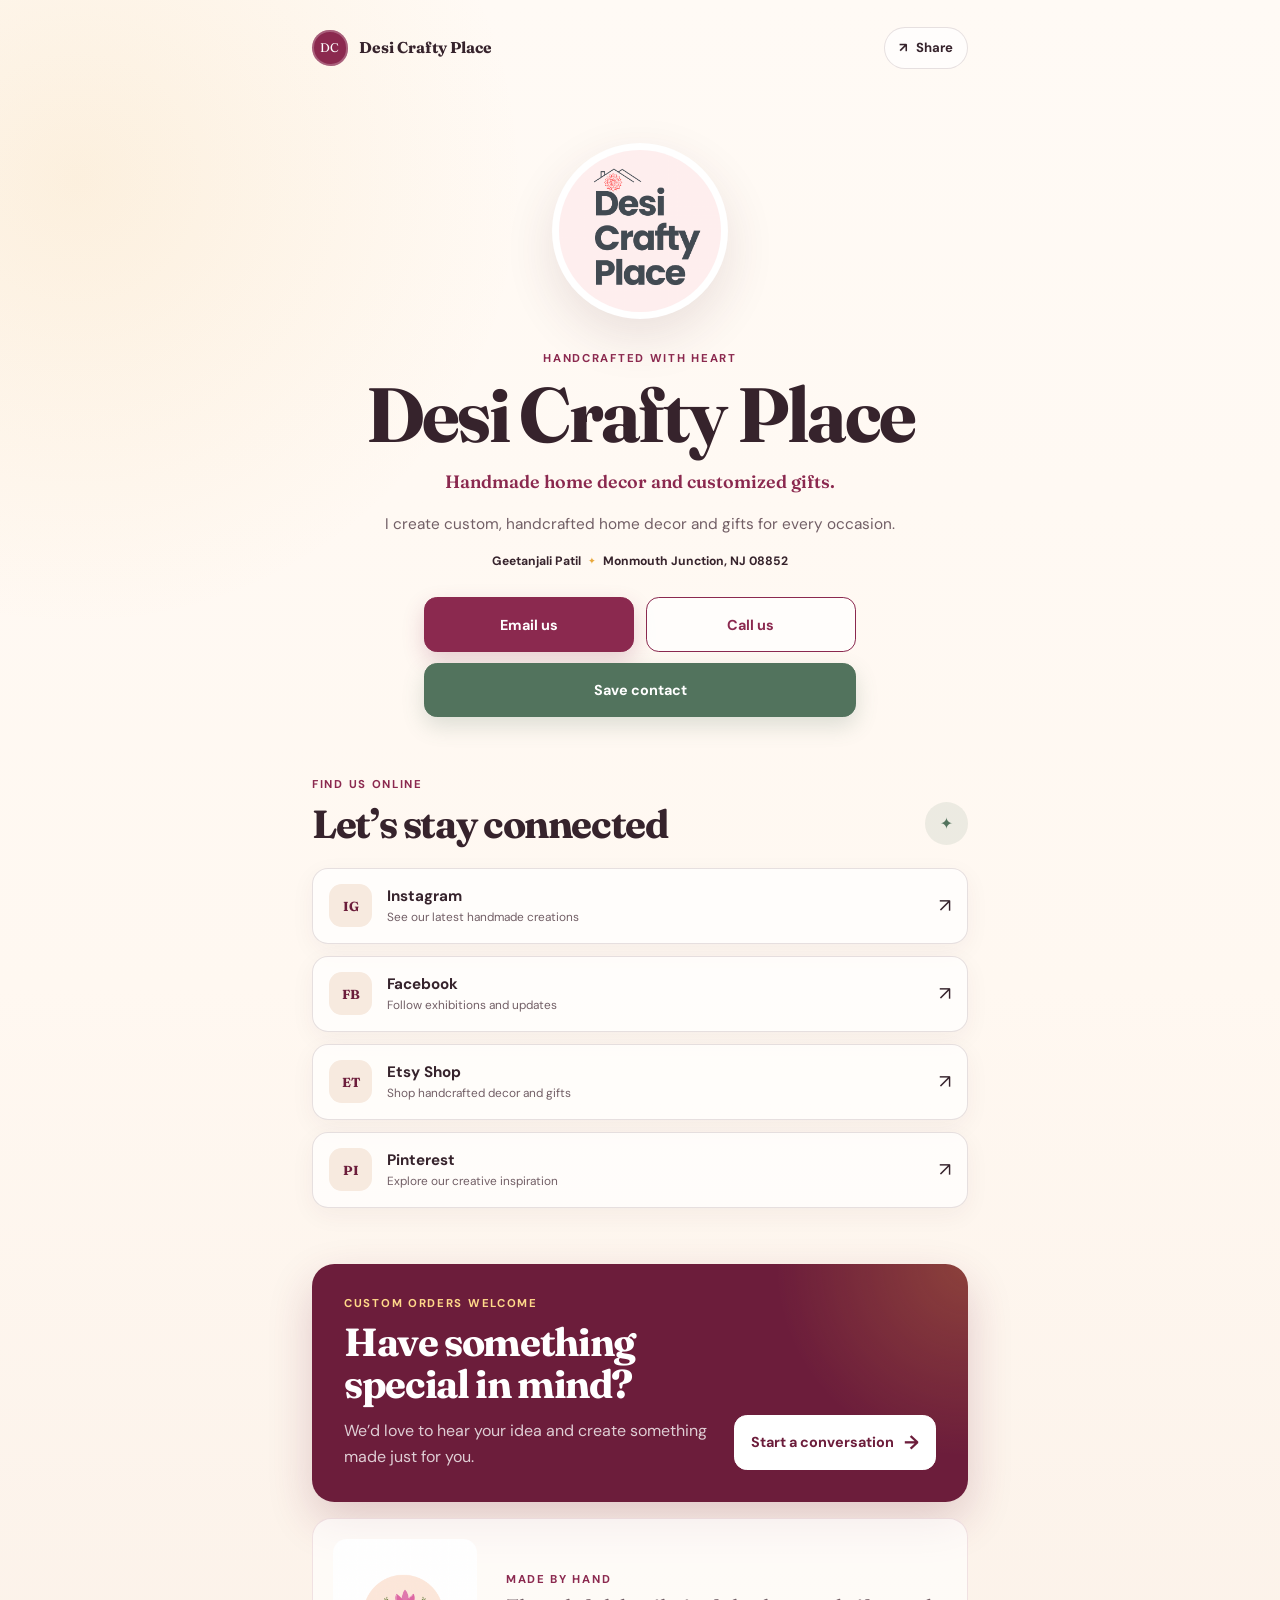
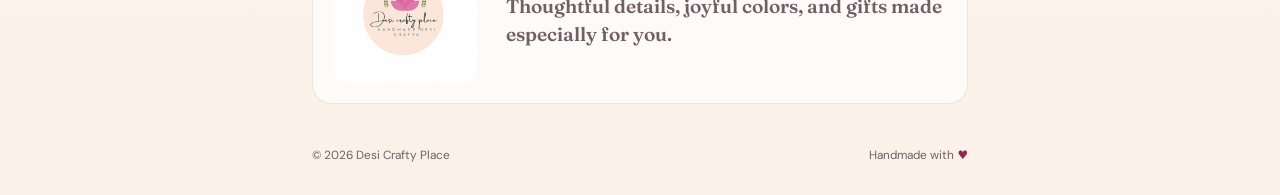
<file: index.html>
<!doctype html>
<html lang="en">
  <head>
    <meta charset="UTF-8" />
    <meta name="viewport" content="width=device-width, initial-scale=1.0" />
    <meta name="theme-color" content="#fff8f1" />
    <meta name="description" content="Connect with Desi Crafty Place — handmade art, gifts, and decor crafted with heart." />
    <meta property="og:title" content="Desi Crafty Place" />
    <meta property="og:description" content="Handmade art, gifts, and decor crafted with heart." />
    <title>Desi Crafty Place | Handmade with Heart</title>
    <link rel="icon" type="image/png" href="./assets/desi-crafty-place-logo.png" />
    <link rel="preconnect" href="https://fonts.googleapis.com" />
    <link rel="preconnect" href="https://fonts.gstatic.com" crossorigin />
    <link href="https://fonts.googleapis.com/css2?family=DM+Sans:wght@400;500;600;700&family=Fraunces:opsz,wght@9..144,600;9..144,700&display=swap" rel="stylesheet" />
    <link rel="stylesheet" href="./src/style.css" />
  </head>
  <body>
    <div class="page-glow page-glow-one" aria-hidden="true"></div>
    <div class="page-glow page-glow-two" aria-hidden="true"></div>

    <div class="site-shell">
      <header class="site-header" data-reveal>
        <a class="brand" href="#top" aria-label="Desi Crafty Place home">
          <span class="brand-mark" data-brand-initials>DC</span>
          <span class="brand-name" data-brand-name>Desi Crafty Place</span>
        </a>

        <button class="icon-button" id="share-button" type="button" aria-label="Share this page">
          <span aria-hidden="true">↗</span>
          <span>Share</span>
        </button>
      </header>

      <main id="top">
        <section class="hero" aria-labelledby="profile-name">
          <div class="portrait-wrap" data-reveal>
            <div class="portrait" id="profile-visual">
              <div class="portrait-placeholder" aria-hidden="true">
                <span class="portrait-flower">✦</span>
                <span data-brand-initials>DC</span>
                <small>Your logo or photo</small>
              </div>
            </div>
          </div>

          <div class="hero-copy" data-reveal>
            <p class="eyebrow" data-eyebrow>Handcrafted with heart</p>
            <h1 id="profile-name" data-brand-name>Desi Crafty Place</h1>
            <p class="tagline" data-tagline>Handmade home decor and customized gifts.</p>
            <p class="intro" data-intro>I create custom, handcrafted home decor and gifts for every occasion.</p>
            <p class="profile-meta">
              <span data-owner-name>Geetanjali Patil</span>
              <span class="meta-divider" aria-hidden="true">✦</span>
              <span data-location>Monmouth Junction, NJ 08852</span>
            </p>
            <div class="quick-actions" id="quick-actions" aria-label="Contact options"></div>
          </div>
        </section>

        <section class="link-section" aria-labelledby="links-title" data-reveal>
          <div class="section-heading">
            <div>
              <p class="section-kicker">Find us online</p>
              <h2 id="links-title">Let’s stay connected</h2>
            </div>
            <span class="tiny-flower" aria-hidden="true">✦</span>
          </div>
          <div class="link-list" id="social-links"></div>
        </section>

        <section class="contact-card" aria-labelledby="contact-title" data-reveal>
          <div>
            <p class="section-kicker">Custom orders welcome</p>
            <h2 id="contact-title">Have something special in mind?</h2>
            <p>We’d love to hear your idea and create something made just for you.</p>
          </div>
          <a class="button button-light" id="inquiry-button" href="#">
            <span>Start a conversation</span>
            <span class="button-arrow" aria-hidden="true">→</span>
          </a>
        </section>

        <section class="brand-note" aria-label="Desi Crafty Place brand" data-reveal>
          <img src="./assets/desi-crafty-place-logo.png" alt="Desi Crafty Place pink lotus logo" />
          <div>
            <p class="section-kicker">Made by hand</p>
            <p class="brand-quote">Thoughtful details, joyful colors, and gifts made especially for you.</p>
          </div>
        </section>
      </main>

      <footer data-reveal>
        <span>© <span id="current-year"></span> <span data-brand-name>Desi Crafty Place</span></span>
        <span class="footer-heart">Handmade with <span aria-label="love">♥</span></span>
      </footer>
    </div>

    <div class="toast" id="toast" role="status" aria-live="polite"></div>
    <script type="module" src="./src/main.js"></script>
  </body>
</html>
</file>
<file: src/style.css>
:root {
  --ink: #36232c;
  --muted: #725f66;
  --paper: #fff8f1;
  --paper-deep: #f7eadf;
  --berry: #8b294f;
  --berry-dark: #6c1d3b;
  --marigold: #e8a83c;
  --leaf: #52735d;
  --line: rgba(80, 48, 59, 0.14);
  --white: #ffffff;
  --shadow: 0 18px 50px rgba(84, 42, 57, 0.12);
  font-family: "DM Sans", system-ui, sans-serif;
  color: var(--ink);
  background: var(--paper);
  font-synthesis: none;
  text-rendering: optimizeLegibility;
}

* { box-sizing: border-box; }
html { scroll-behavior: smooth; }
body {
  min-width: 320px;
  min-height: 100vh;
  margin: 0;
  overflow-x: hidden;
  background: radial-gradient(circle at 6% 10%, rgba(232, 168, 60, 0.12), transparent 28rem), linear-gradient(180deg, #fffaf5 0%, var(--paper) 55%, #fbf1e8 100%);
}
button, a { -webkit-tap-highlight-color: transparent; }
button { font: inherit; }
a { color: inherit; }

.page-glow {
  position: fixed;
  z-index: -1;
  width: 18rem;
  height: 18rem;
  border-radius: 50%;
  filter: blur(1px);
  opacity: 0.7;
  pointer-events: none;
}
.page-glow-one { top: -9rem; right: -10rem; border: 1.25rem solid rgba(139, 41, 79, 0.06); }
.page-glow-two { bottom: 8rem; left: -11rem; border: 1.5rem solid rgba(82, 115, 93, 0.06); }
.site-shell { width: min(100%, 45rem); min-height: 100vh; margin: 0 auto; padding: 0 1.25rem; }
.site-header { display: flex; align-items: center; justify-content: space-between; padding: 1.25rem 0; }
.brand { display: inline-flex; align-items: center; gap: 0.7rem; text-decoration: none; }
.brand-mark {
  display: grid;
  width: 2.25rem;
  height: 2.25rem;
  place-items: center;
  border-radius: 50% 50% 48% 52%;
  color: var(--white);
  background: var(--berry);
  box-shadow: inset 0 0 0 2px rgba(255, 255, 255, 0.25);
  font-family: "Fraunces", serif;
  font-size: 0.78rem;
  letter-spacing: 0.04em;
}
.brand-name { max-width: 11rem; font-family: "Fraunces", serif; font-size: 0.98rem; font-weight: 700; line-height: 1.05; }

.icon-button, .button, .social-link {
  position: relative;
  overflow: hidden;
  isolation: isolate;
  transition: transform 180ms ease, box-shadow 180ms ease, border-color 180ms ease, background-color 180ms ease, color 180ms ease;
}
.icon-button::before, .button::before, .social-link::before {
  position: absolute;
  z-index: -1;
  top: -30%;
  left: -55%;
  width: 35%;
  height: 160%;
  content: "";
  transform: rotate(18deg);
  background: rgba(255, 255, 255, 0.22);
  transition: left 420ms ease;
}
.icon-button {
  display: inline-flex;
  align-items: center;
  gap: 0.45rem;
  min-height: 2.6rem;
  padding: 0 0.9rem;
  border: 1px solid var(--line);
  border-radius: 999px;
  color: var(--ink);
  background: rgba(255, 255, 255, 0.64);
  cursor: pointer;
  font-size: 0.82rem;
  font-weight: 700;
}

.hero { padding: 2.2rem 0 3.5rem; text-align: center; }
.portrait-wrap { position: relative; width: 9.75rem; margin: 0 auto 2rem; }
.portrait {
  display: grid;
  width: 9.75rem;
  height: 9.75rem;
  overflow: hidden;
  place-items: center;
  border: 0.45rem solid rgba(255, 255, 255, 0.9);
  border-radius: 50%;
  background: var(--white);
  box-shadow: var(--shadow);
  animation: float 5s ease-in-out infinite;
}
.portrait img {
  width: 100%;
  height: 100%;
  transform: scale(1.03);
  object-fit: cover;
}
.portrait-placeholder { display: grid; place-items: center; color: var(--white); font-family: "Fraunces", serif; font-size: 2rem; font-weight: 700; }
.portrait-placeholder small { margin-top: 0.25rem; font-family: "DM Sans", sans-serif; font-size: 0.57rem; font-weight: 600; letter-spacing: 0.08em; text-transform: uppercase; }
.portrait-flower { margin-bottom: 0.15rem; color: #ffe3a7; font-size: 0.9rem; }
.eyebrow, .section-kicker { margin: 0 0 0.65rem; color: var(--berry); font-size: 0.71rem; font-weight: 700; letter-spacing: 0.15em; text-transform: uppercase; }
h1, h2 { margin: 0; font-family: "Fraunces", Georgia, serif; letter-spacing: -0.035em; }
h1 { max-width: 12ch; margin-inline: auto; font-size: clamp(2.75rem, 12vw, 4.8rem); line-height: 0.98; }
h2 { font-size: clamp(1.7rem, 7vw, 2.45rem); line-height: 1.08; }
.tagline { max-width: 27rem; margin: 1.05rem auto 0; color: var(--berry); font-family: "Fraunces", Georgia, serif; font-size: 1.12rem; font-weight: 600; line-height: 1.45; }
.intro { max-width: 34rem; margin: 1rem auto 0; color: var(--muted); font-size: 0.96rem; line-height: 1.75; }
.profile-meta {
  display: flex;
  flex-wrap: wrap;
  align-items: center;
  justify-content: center;
  gap: 0.45rem;
  margin: 1rem auto 0;
  color: var(--ink);
  font-size: 0.76rem;
  font-weight: 700;
}
.meta-divider { color: var(--marigold); font-size: 0.58rem; }
.quick-actions { display: grid; grid-template-columns: repeat(2, minmax(0, 1fr)); gap: 0.7rem; margin-top: 1.75rem; }
.button {
  display: inline-flex;
  min-height: 3.4rem;
  align-items: center;
  justify-content: center;
  gap: 0.65rem;
  padding: 0.8rem 1rem;
  border: 1px solid var(--berry);
  border-radius: 0.8rem;
  text-decoration: none;
  font-size: 0.9rem;
  font-weight: 700;
  cursor: pointer;
}
.button-primary { color: var(--white); background: var(--berry); box-shadow: 0 9px 22px rgba(139, 41, 79, 0.2); }
.button-secondary { color: var(--berry); background: rgba(255, 255, 255, 0.72); }
.button-contact {
  grid-column: 1 / -1;
  border-color: var(--leaf);
  color: var(--white);
  background: var(--leaf);
  box-shadow: 0 9px 22px rgba(82, 115, 93, 0.2);
}
.button:disabled { cursor: wait; opacity: 0.7; }

.link-section { padding: 0.25rem 0 3.5rem; }
.section-heading { display: flex; align-items: flex-end; justify-content: space-between; gap: 1rem; margin-bottom: 1.4rem; }
.tiny-flower { display: grid; width: 2.7rem; height: 2.7rem; flex: 0 0 auto; place-items: center; border-radius: 50%; color: var(--leaf); background: rgba(82, 115, 93, 0.11); }
.link-list { display: grid; gap: 0.75rem; }
.social-link {
  display: grid;
  grid-template-columns: auto minmax(0, 1fr) auto;
  align-items: center;
  gap: 0.95rem;
  min-height: 4.75rem;
  padding: 0.85rem 1rem;
  border: 1px solid var(--line);
  border-radius: 1rem;
  background: rgba(255, 255, 255, 0.68);
  box-shadow: 0 7px 24px rgba(84, 42, 57, 0.05);
  text-decoration: none;
}
.social-icon { display: grid; width: 2.7rem; height: 2.7rem; place-items: center; border-radius: 0.8rem; color: var(--berry-dark); background: var(--paper-deep); font-family: "Fraunces", serif; font-size: 0.82rem; font-weight: 700; }
.social-copy { display: grid; gap: 0.15rem; }
.social-copy strong { font-size: 0.95rem; }
.social-copy small { overflow: hidden; color: var(--muted); font-size: 0.74rem; text-overflow: ellipsis; white-space: nowrap; }
.social-arrow, .button-arrow { font-size: 1.2rem; transition: transform 180ms ease; }
.social-link.is-placeholder { cursor: default; opacity: 0.58; }

.contact-card {
  display: grid;
  gap: 1.5rem;
  overflow: hidden;
  padding: 1.6rem;
  border-radius: 1.4rem;
  color: var(--white);
  background: radial-gradient(circle at 100% 0, rgba(232, 168, 60, 0.26), transparent 12rem), var(--berry-dark);
  box-shadow: 0 18px 45px rgba(108, 29, 59, 0.2);
}
.contact-card .section-kicker { color: #ffd98a; }
.contact-card p:not(.section-kicker) { margin: 0.8rem 0 0; color: rgba(255, 255, 255, 0.78); line-height: 1.6; }
.button-light { border-color: var(--white); color: var(--berry-dark); background: var(--white); }
.brand-note {
  display: grid;
  grid-template-columns: 7.2rem minmax(0, 1fr);
  align-items: center;
  gap: 1.15rem;
  margin-top: 1rem;
  padding: 1rem;
  border: 1px solid rgba(139, 41, 79, 0.12);
  border-radius: 1.2rem;
  background: rgba(255, 255, 255, 0.62);
}
.brand-note img {
  display: block;
  width: 100%;
  aspect-ratio: 1;
  border-radius: 0.85rem;
  object-fit: cover;
}
.brand-note .section-kicker { margin-bottom: 0.35rem; }
.brand-quote { margin: 0; color: var(--muted); font-family: "Fraunces", Georgia, serif; font-size: 1rem; font-weight: 600; line-height: 1.45; }
footer { display: flex; flex-direction: column; align-items: center; gap: 0.45rem; padding: 2.7rem 0 2rem; color: var(--muted); font-size: 0.74rem; text-align: center; }
.footer-heart span { color: var(--berry); }
.toast {
  position: fixed;
  z-index: 20;
  right: 1rem;
  bottom: 1rem;
  left: 1rem;
  max-width: 24rem;
  margin: 0 auto;
  transform: translateY(5rem);
  padding: 0.8rem 1rem;
  border-radius: 0.7rem;
  color: var(--white);
  background: var(--ink);
  box-shadow: var(--shadow);
  opacity: 0;
  font-size: 0.82rem;
  text-align: center;
  pointer-events: none;
  transition: transform 220ms ease, opacity 220ms ease;
}
.toast.is-visible { transform: translateY(0); opacity: 1; }
[data-reveal] { transform: translateY(0.85rem); opacity: 0; }
[data-reveal].is-visible { transform: translateY(0); opacity: 1; transition: transform 550ms cubic-bezier(0.2, 0.8, 0.2, 1), opacity 550ms ease; }

@keyframes float {
  0%, 100% { transform: translateY(0) rotate(-1deg); }
  50% { transform: translateY(-0.35rem) rotate(1deg); }
}

@media (hover: hover) {
  .icon-button:hover, .button:hover, .social-link:not(.is-placeholder):hover { transform: translateY(-3px); }
  .icon-button:hover::before, .button:hover::before, .social-link:not(.is-placeholder):hover::before { left: 125%; }
  .icon-button:hover, .social-link:not(.is-placeholder):hover { border-color: rgba(139, 41, 79, 0.32); box-shadow: 0 13px 28px rgba(84, 42, 57, 0.11); }
  .button-primary:hover { background: var(--berry-dark); box-shadow: 0 13px 28px rgba(139, 41, 79, 0.27); }
  .button-secondary:hover { background: var(--white); }
  .button-contact:hover { background: #3f5e49; box-shadow: 0 13px 28px rgba(82, 115, 93, 0.26); }
  .button-light:hover { box-shadow: 0 12px 26px rgba(31, 8, 17, 0.25); }
  .social-link:not(.is-placeholder):hover .social-arrow, .button:hover .button-arrow { transform: translateX(0.25rem); }
}
.icon-button:active, .button:active, .social-link:not(.is-placeholder):active { transform: translateY(1px) scale(0.98); }
.icon-button:focus-visible, .button:focus-visible, .social-link:focus-visible, .brand:focus-visible { outline: 3px solid rgba(232, 168, 60, 0.7); outline-offset: 3px; }

@media (min-width: 40rem) {
  .site-shell { padding-inline: 2rem; }
  .site-header { padding-top: 1.7rem; }
  .hero { padding-top: 3.4rem; }
  .portrait-wrap, .portrait { width: 11rem; }
  .portrait { height: 11rem; }
  .quick-actions { width: min(100%, 27rem); margin-inline: auto; }
  .contact-card { grid-template-columns: minmax(0, 1fr) auto; align-items: end; padding: 2rem; }
  .contact-card .button { white-space: nowrap; }
  .brand-note { grid-template-columns: 9rem minmax(0, 1fr); gap: 1.8rem; padding: 1.25rem; }
  .brand-quote { font-size: 1.2rem; }
  footer { flex-direction: row; justify-content: space-between; }
}

@media (prefers-reduced-motion: reduce) {
  html { scroll-behavior: auto; }
  *, *::before, *::after { animation-duration: 0.01ms !important; animation-iteration-count: 1 !important; scroll-behavior: auto !important; transition-duration: 0.01ms !important; }
}
</file>
